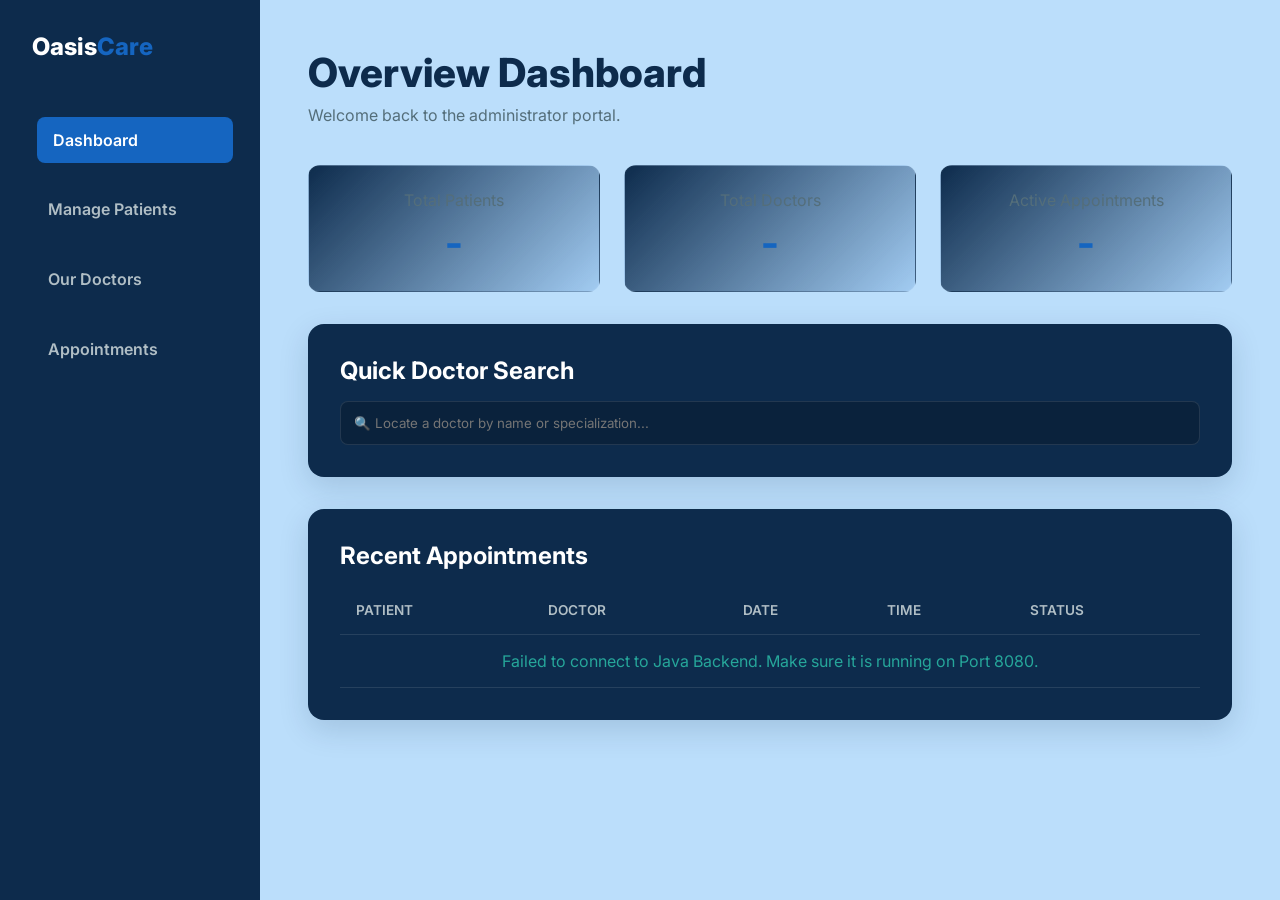
<file: frontend/index.html>
<!DOCTYPE html>
<html lang="en">
<head>
    <meta charset="UTF-8">
    <meta name="viewport" content="width=device-width, initial-scale=1.0">
    <title>Hospital Dashboard</title>
    <link rel="stylesheet" href="style.css">
</head>
<body>
    <div class="sidebar">
        <div class="logo">Oasis<span>Care</span></div>
        <a href="index.html" class="nav-link active">Dashboard</a>
        <a href="patients.html" class="nav-link">Manage Patients</a>
        <a href="doctors.html" class="nav-link">Our Doctors</a>
        <a href="appointments.html" class="nav-link">Appointments</a>
    </div>
    
    <div class="main-content">
        <header>
            <h1>Overview Dashboard</h1>
            <p>Welcome back to the administrator portal.</p>
        </header>

        <div class="stats-grid">
            <div class="stat-card">
                <p>Total Patients</p>
                <h3 id="patientCount">-</h3>
            </div>
            <div class="stat-card">
                <p>Total Doctors</p>
                <h3 id="doctorCount">-</h3>
            </div>
            <div class="stat-card">
                <p>Active Appointments</p>
                <h3 id="apptCount">-</h3>
            </div>
        </div>

        <div class="card" style="margin-top: 2rem;">
            <h2>Quick Doctor Search</h2>
            <input type="text" id="filterDocs" style="width:100%; padding:0.8rem; background:rgba(0,0,0,0.2); border:1px solid rgba(255,255,255,0.1); border-radius:8px; color:white; outline:none; margin-top:1rem;" placeholder="🔍 Locate a doctor by name or specialization..." onkeyup="filterDoctors()">
            <div id="doctorSearchResults" style="display:none; background:rgba(0,0,0,0.2); padding:1rem; border-radius:8px; margin-top:1rem;"></div>
        </div>

        <div class="card" style="margin-top: 2rem;">
            <h2>Recent Appointments</h2>
            <table>
                <thead>
                    <tr>
                        <th>Patient</th>
                        <th>Doctor</th>
                        <th>Date</th>
                        <th>Time</th>
                        <th>Status</th>
                    </tr>
                </thead>
                <tbody id="apptsBody">
                    <tr><td colspan="5" style="text-align: center;">Loading from Backend Database...</td></tr>
                </tbody>
            </table>
        </div>
    </div>

    <script>
        const API_BASE = 'http://localhost:8080/api';
        let allDocsHome = [];

        function filterDoctors() {
            const term = document.getElementById('filterDocs').value.toLowerCase();
            const resBox = document.getElementById('doctorSearchResults');
            
            if(!term) {
                resBox.style.display = 'none';
                return;
            }
            
            resBox.style.display = 'block';
            const filtered = allDocsHome.filter(d => 
                d.specialization.toLowerCase().includes(term) || d.name.toLowerCase().includes(term)
            );
            
            if(filtered.length === 0) {
                resBox.innerHTML = '<span style="color:var(--text-muted)">No doctors found.</span>';
                return;
            }

            let html = '<ul style="list-style:none;">';
            filtered.forEach(d => {
                html += `<li style="padding:0.5rem 0; border-bottom:1px solid rgba(255,255,255,0.05);"><span style="color:white; font-weight:bold">Dr. ${d.name}</span> <span style="background:rgba(255,255,255,0.1); padding:2px 8px; border-radius:12px; font-size:0.8em; margin-left:10px;">${d.specialization}</span></li>`;
            });
            html += '</ul>';
            resBox.innerHTML = html;
        }

        async function loadDashboard() {
            try {
                const [patients, doctors, appts] = await Promise.all([
                    fetch(`${API_BASE}/patients`).then(r => r.json()),
                    fetch(`${API_BASE}/doctors`).then(r => r.json()),
                    fetch(`${API_BASE}/appointments`).then(r => r.json())
                ]);

                allDocsHome = doctors;

                document.getElementById('patientCount').innerText = patients.length;
                document.getElementById('doctorCount').innerText = doctors.length;
                document.getElementById('apptCount').innerText = appts.length;

                const tbody = document.getElementById('apptsBody');
                tbody.innerHTML = '';
                if(appts.length === 0) {
                    tbody.innerHTML = '<tr><td colspan="5" style="text-align: center;">No appointments found.</td></tr>';
                }
                appts.forEach(a => {
                    tbody.innerHTML += `
                        <tr>
                            <td style="font-weight: bold">${a.patient.name}</td>
                            <td>Dr. ${a.doctor.name}</td>
                            <td>${a.appointmentDate}</td>
                            <td>${a.appointmentTime}</td>
                            <td><span style="color:var(--accent); font-weight: bold">${a.status}</span></td>
                        </tr>
                    `;
                });
            } catch (err) {
                console.error("Backend not running or CORS issue", err);
                document.getElementById('apptsBody').innerHTML = '<tr><td colspan="5" style="text-align: center; color: var(--accent);">Failed to connect to Java Backend. Make sure it is running on Port 8080.</td></tr>';
            }
        }
        loadDashboard();
    </script>
</body>
</html>
</file>
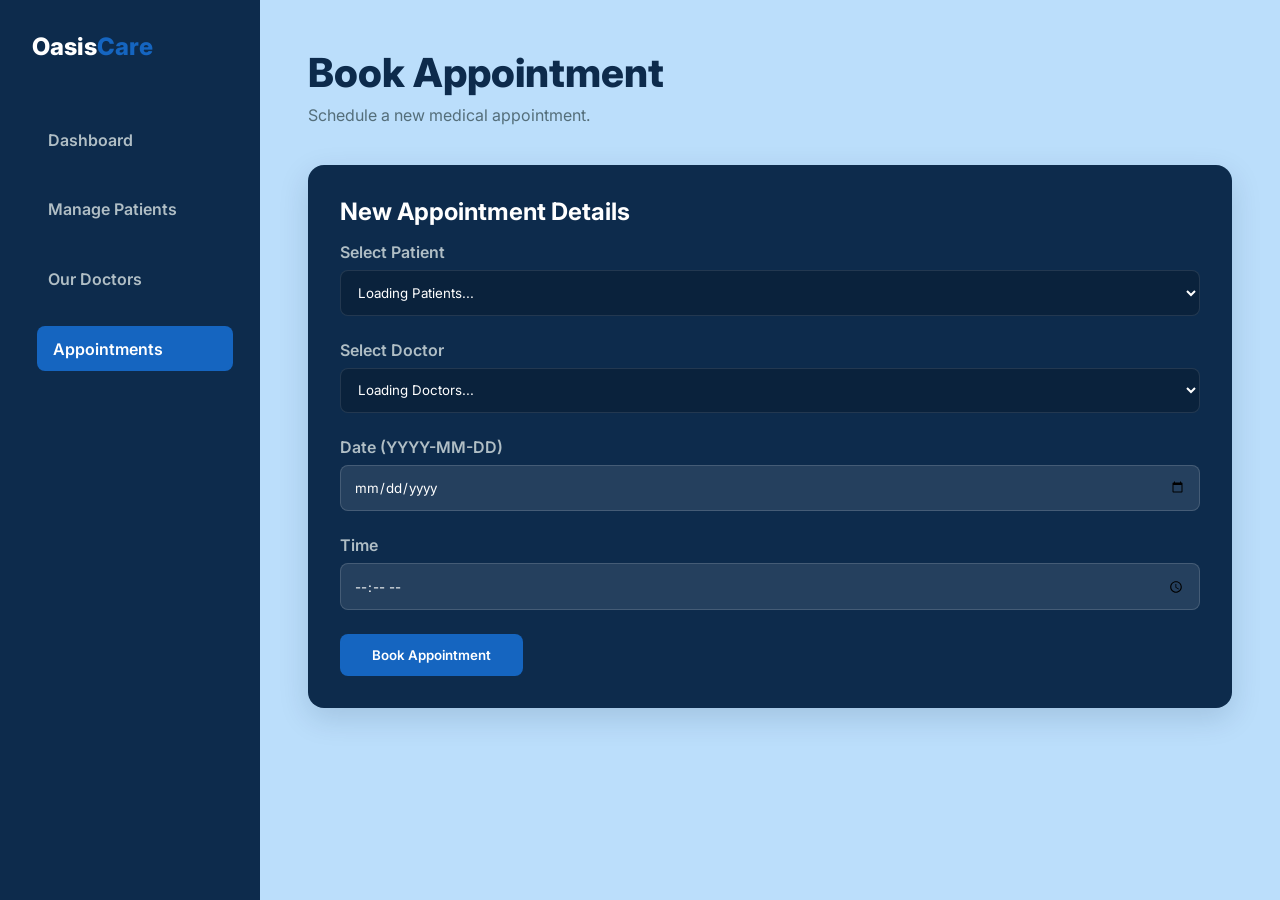
<file: frontend/appointments.html>
<!DOCTYPE html>
<html lang="en">
<head>
    <meta charset="UTF-8">
    <meta name="viewport" content="width=device-width, initial-scale=1.0">
    <title>Book Appointment</title>
    <link rel="stylesheet" href="style.css">
    <style>
        select {
            width: 100%;
            padding: 0.8rem;
            background: rgba(0,0,0,0.2);
            border: 1px solid rgba(255,255,255,0.1);
            color: white;
            border-radius: 8px;
            outline: none;
            margin-bottom: 1.5rem;
        }
        select option {
            background: var(--bg-color);
            color: white;
        }
    </style>
</head>
<body>
    <div class="sidebar">
        <div class="logo">Oasis<span>Care</span></div>
        <a href="index.html" class="nav-link">Dashboard</a>
        <a href="patients.html" class="nav-link">Manage Patients</a>
        <a href="doctors.html" class="nav-link">Our Doctors</a>
        <a href="appointments.html" class="nav-link active">Appointments</a>
    </div>
    
    <div class="main-content">
        <header>
            <h1>Book Appointment</h1>
            <p>Schedule a new medical appointment.</p>
        </header>

        <div class="card">
            <h2>New Appointment Details</h2>
            <form id="apptForm" style="margin-top: 1rem;">
                <label>Select Patient</label>
                <select id="patientSelect" required>
                    <option value="">Loading Patients...</option>
                </select>

                <label>Select Doctor</label>
                <select id="doctorSelect" required>
                    <option value="">Loading Doctors...</option>
                </select>

                <div class="form-group">
                    <label>Date (YYYY-MM-DD)</label>
                    <input type="date" id="aDate" required>
                </div>
                
                <div class="form-group">
                    <label>Time</label>
                    <input type="time" id="aTime" required>
                </div>

                <button type="submit">Book Appointment</button>
            </form>
        </div>
    </div>

    <script>
        const API_BASE = 'http://localhost:8080/api';

        async function loadDropdowns() {
            try {
                const [patients, doctors] = await Promise.all([
                    fetch(`${API_BASE}/patients`).then(r => r.json()),
                    fetch(`${API_BASE}/doctors`).then(r => r.json())
                ]);

                const pSelect = document.getElementById('patientSelect');
                pSelect.innerHTML = '<option value="">-- Choose Patient --</option>';
                patients.forEach(p => {
                    pSelect.innerHTML += `<option value="${p.id}">${p.name} (ID: ${p.id})</option>`;
                });

                const dSelect = document.getElementById('doctorSelect');
                dSelect.innerHTML = '<option value="">-- Choose Doctor --</option>';
                doctors.forEach(d => {
                    dSelect.innerHTML += `<option value="${d.id}">Dr. ${d.name} (${d.specialization})</option>`;
                });
            } catch (err) { alert("Failed to load data from backend."); }
        }

        document.getElementById('apptForm').addEventListener('submit', async (e) => {
            e.preventDefault();
            const payload = {
                patient: { id: document.getElementById('patientSelect').value },
                doctor: { id: document.getElementById('doctorSelect').value },
                appointmentDate: document.getElementById('aDate').value,
                appointmentTime: document.getElementById('aTime').value
            };
            
            try {
                await fetch(`${API_BASE}/appointments`, {
                    method: 'POST',
                    headers: { 'Content-Type': 'application/json' },
                    body: JSON.stringify(payload)
                });
                alert('Appointment Booked Successfully!');
                window.location.href = 'index.html';
            } catch (err) { alert("Booking failed"); }
        });

        loadDropdowns();
    </script>
</body>
</html>
</file>
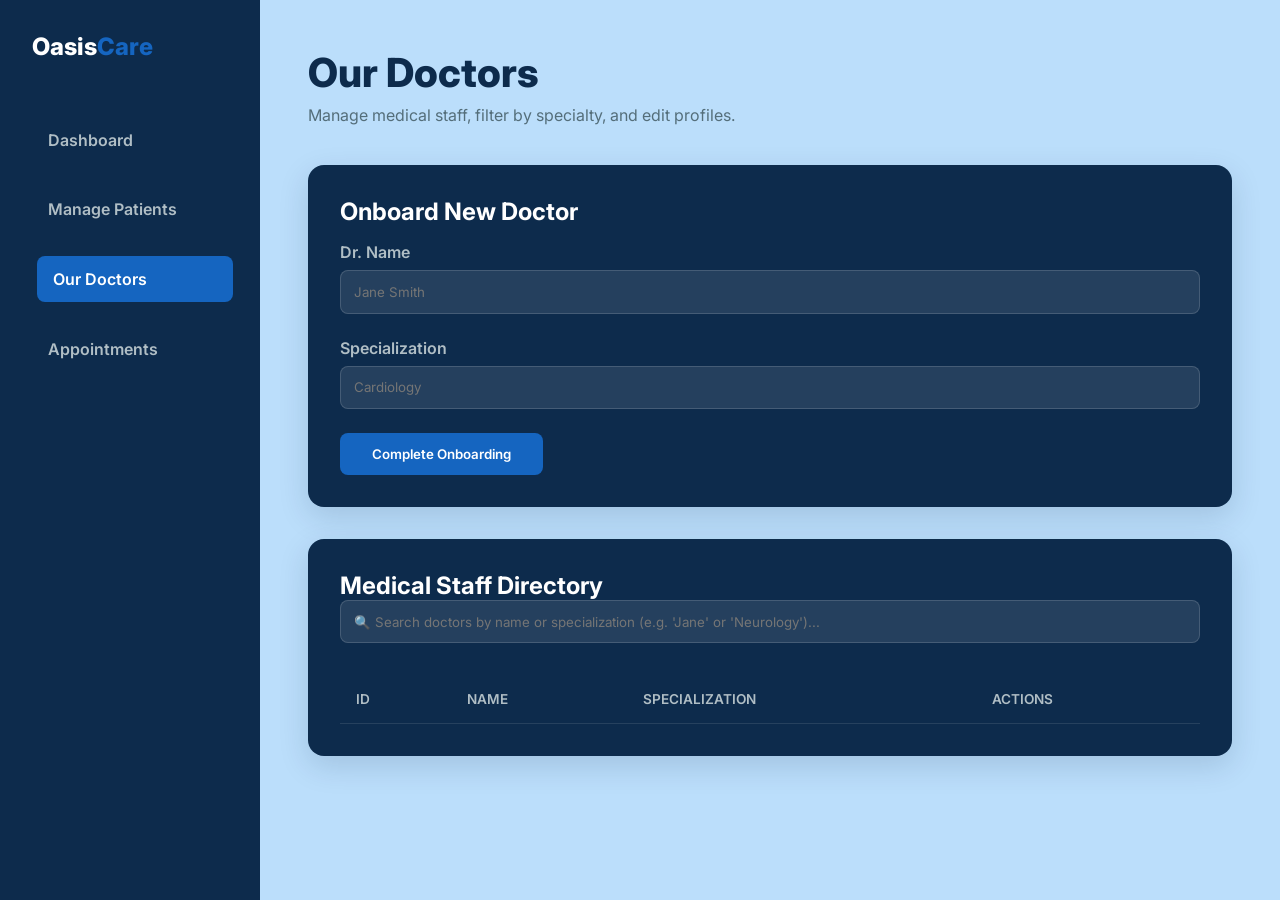
<file: frontend/doctors.html>
<!DOCTYPE html>
<html lang="en">
<head>
    <meta charset="UTF-8">
    <meta name="viewport" content="width=device-width, initial-scale=1.0">
    <title>Our Doctors</title>
    <link rel="stylesheet" href="style.css">
    <style>
        .search-bar { width: 100%; margin-bottom: 1rem; }
        .action-btn { background: transparent; border: 1px solid var(--primary); color: var(--primary); padding: 4px 10px; font-size: 0.8em; margin-right: 5px; }
        .action-btn:hover { background: var(--primary); color: white; }
        .save-btn { border-color: var(--accent); color: var(--accent); }
        .save-btn:hover { background: var(--accent); color: white; }
        td input { padding: 4px; font-size: 0.9em; width: 100%; }
    </style>
</head>
<body>
    <div class="sidebar">
        <div class="logo">Oasis<span>Care</span></div>
        <a href="index.html" class="nav-link">Dashboard</a>
        <a href="patients.html" class="nav-link">Manage Patients</a>
        <a href="doctors.html" class="nav-link active">Our Doctors</a>
        <a href="appointments.html" class="nav-link">Appointments</a>
    </div>
    
    <div class="main-content">
        <header>
            <h1>Our Doctors</h1>
            <p>Manage medical staff, filter by specialty, and edit profiles.</p>
        </header>

        <div class="card">
            <h2>Onboard New Doctor</h2>
            <form id="docForm" style="margin-top: 1rem;">
                <div class="form-group">
                    <label>Dr. Name</label>
                    <input type="text" id="dName" required placeholder="Jane Smith">
                </div>
                <div class="form-group">
                    <label>Specialization</label>
                    <input type="text" id="dSpec" required placeholder="Cardiology">
                </div>
                <button type="submit">Complete Onboarding</button>
            </form>
        </div>

        <div class="card">
            <h2>Medical Staff Directory</h2>
            <input type="text" id="filterDocs" class="search-bar" placeholder="🔍 Search doctors by name or specialization (e.g. 'Jane' or 'Neurology')..." onkeyup="filterDoctors()">
            <table>
                <thead>
                    <tr>
                        <th>ID</th>
                        <th>Name</th>
                        <th>Specialization</th>
                        <th>Actions</th>
                    </tr>
                </thead>
                <tbody id="docBody">
                </tbody>
            </table>
        </div>
    </div>

    <script>
        const API_BASE = 'http://localhost:8080/api';
        let allDocs = [];

        document.getElementById('docForm').addEventListener('submit', async (e) => {
            e.preventDefault();
            const doc = {
                name: document.getElementById('dName').value,
                specialization: document.getElementById('dSpec').value
            };
            await fetch(`${API_BASE}/doctors`, {
                method: 'POST',
                headers: { 'Content-Type': 'application/json' },
                body: JSON.stringify(doc)
            });
            e.target.reset();
            loadDocs();
        });

        async function loadDocs() {
            try {
                const res = await fetch(`${API_BASE}/doctors`);
                allDocs = await res.json();
                renderDocs(allDocs);
            } catch (err) {}
        }

        function renderDocs(data) {
            const tbody = document.getElementById('docBody');
            tbody.innerHTML = '';
            if(data.length === 0) tbody.innerHTML = '<tr><td colspan="4">No doctors registered.</td></tr>';
            data.forEach(d => {
                tbody.innerHTML += `
                    <tr id="row-${d.id}">
                        <td>#${d.id}</td>
                        <td class="d-name" style="font-weight: bold; color: white">Dr. ${d.name}</td>
                        <td class="d-spec"><span style="background: rgba(255,255,255,0.1); padding: 4px 10px; border-radius: 20px; font-size: 0.85em;">${d.specialization}</span></td>
                        <td>
                            <button class="action-btn" onclick="editDoc(${d.id})">Edit</button>
                        </td>
                    </tr>
                `;
            });
        }

        function filterDoctors() {
            const term = document.getElementById('filterDocs').value.toLowerCase();
            const filtered = allDocs.filter(d => 
                d.specialization.toLowerCase().includes(term) || 
                d.name.toLowerCase().includes(term)
            );
            renderDocs(filtered);
        }

        function editDoc(id) {
            const row = document.getElementById(`row-${id}`);
            // Remove "Dr. " safely
            let rawName = row.querySelector('.d-name').innerText.replace("Dr. ", "");
            const spec = row.querySelector('.d-spec').innerText;

            row.innerHTML = `
                <td>#${id}</td>
                <td><input type="text" id="edit-dname-${id}" value="${rawName}"></td>
                <td><input type="text" id="edit-dspec-${id}" value="${spec}"></td>
                <td><button class="action-btn save-btn" onclick="saveDoc(${id})">Save</button></td>
            `;
        }

        async function saveDoc(id) {
            const updated = {
                name: document.getElementById(`edit-dname-${id}`).value,
                specialization: document.getElementById(`edit-dspec-${id}`).value
            };
            await fetch(`${API_BASE}/doctors/${id}`, {
                method: 'PUT',
                headers: { 'Content-Type': 'application/json' },
                body: JSON.stringify(updated)
            });
            loadDocs();
        }

        loadDocs();
    </script>
</body>
</html>
</file>
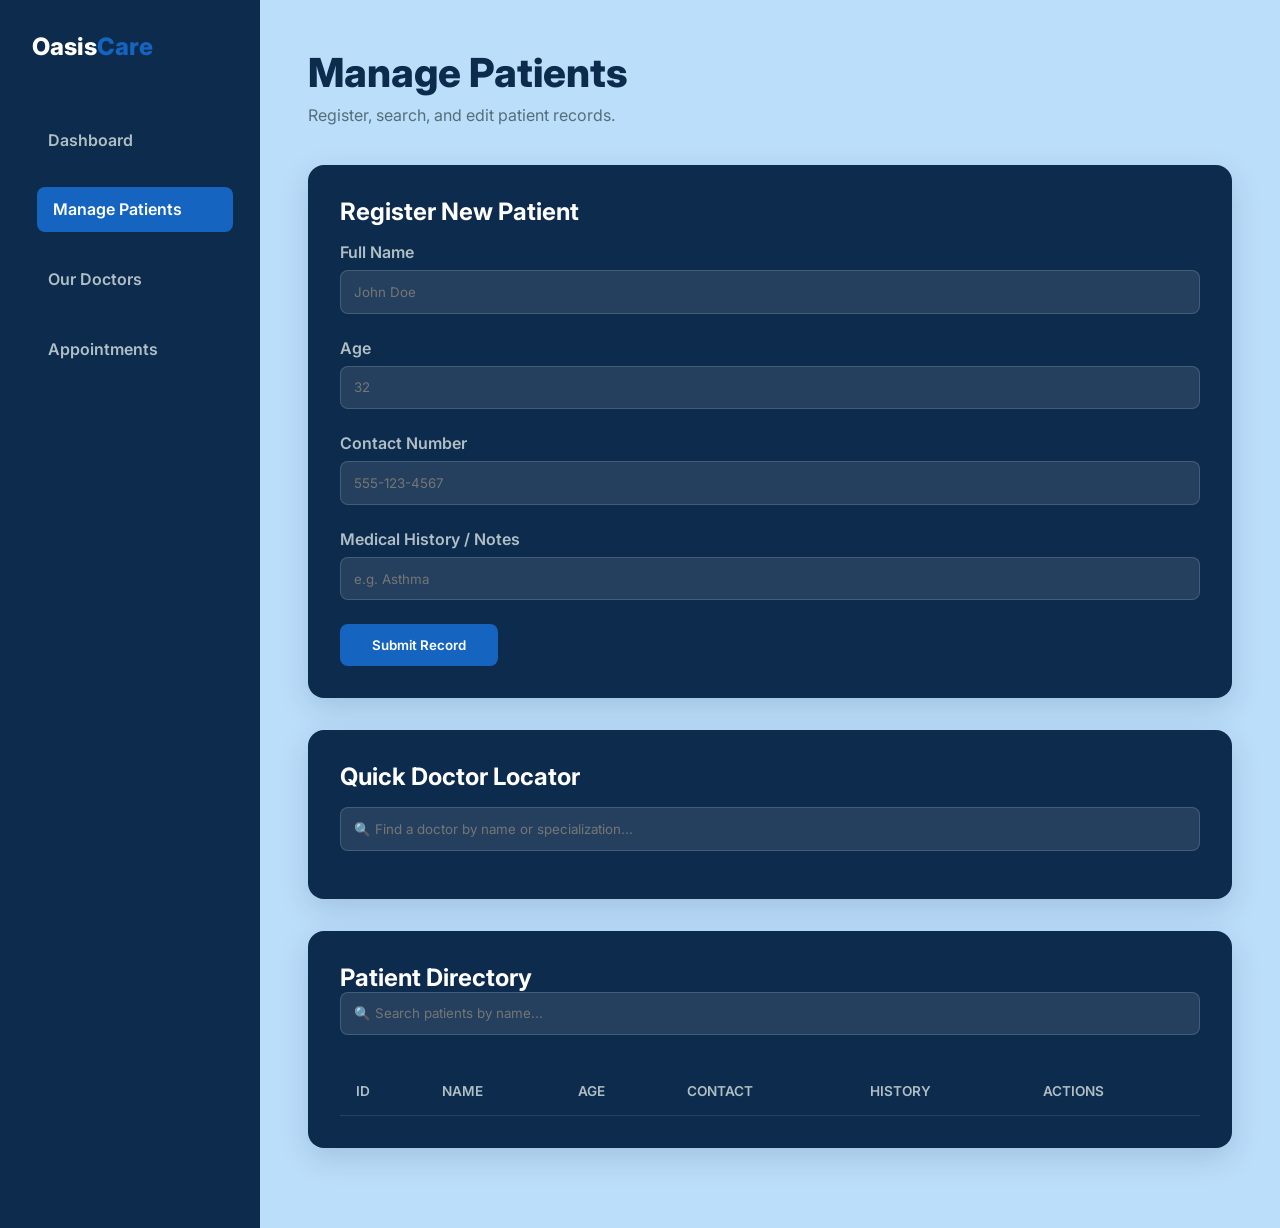
<file: frontend/patients.html>
<!DOCTYPE html>
<html lang="en">
<head>
    <meta charset="UTF-8">
    <meta name="viewport" content="width=device-width, initial-scale=1.0">
    <title>Manage Patients</title>
    <link rel="stylesheet" href="style.css">
    <style>
        .search-bar { width: 100%; margin-bottom: 1rem; }
        .action-btn { background: transparent; border: 1px solid var(--primary); color: var(--primary); padding: 4px 10px; font-size: 0.8em; margin-right: 5px; }
        .action-btn:hover { background: var(--primary); color: white; }
        .save-btn { border-color: var(--accent); color: var(--accent); }
        .save-btn:hover { background: var(--accent); color: white; }
        td input { padding: 4px; font-size: 0.9em; }
    </style>
</head>
<body>
    <div class="sidebar">
        <div class="logo">Oasis<span>Care</span></div>
        <a href="index.html" class="nav-link">Dashboard</a>
        <a href="patients.html" class="nav-link active">Manage Patients</a>
        <a href="doctors.html" class="nav-link">Our Doctors</a>
        <a href="appointments.html" class="nav-link">Appointments</a>
    </div>
    
    <div class="main-content">
        <header>
            <h1>Manage Patients</h1>
            <p>Register, search, and edit patient records.</p>
        </header>

        <div class="card">
            <h2>Register New Patient</h2>
            <form id="patientForm" style="margin-top: 1rem;">
                <div class="form-group">
                    <label>Full Name</label>
                    <input type="text" id="pName" required placeholder="John Doe">
                </div>
                <div class="form-group">
                    <label>Age</label>
                    <input type="number" id="pAge" required placeholder="32">
                </div>
                <div class="form-group">
                    <label>Contact Number</label>
                    <input type="text" id="pContact" placeholder="555-123-4567">
                </div>
                <div class="form-group">
                    <label>Medical History / Notes</label>
                    <input type="text" id="pHistory" placeholder="e.g. Asthma">
                </div>
                <button type="submit">Submit Record</button>
            </form>
        </div>

        <div class="card">
            <h2>Quick Doctor Locator</h2>
            <input type="text" id="filterDocs" class="search-bar" style="margin-top:1rem;" placeholder="🔍 Find a doctor by name or specialization..." onkeyup="filterDoctors()">
            <div id="doctorSearchResults" style="display:none; background:rgba(0,0,0,0.2); padding:1rem; border-radius:8px;"></div>
        </div>

        <div class="card">
            <h2>Patient Directory</h2>
            <input type="text" id="searchPatients" class="search-bar" placeholder="🔍 Search patients by name..." onkeyup="filterPatients()">
            <table>
                <thead>
                    <tr>
                        <th>ID</th>
                        <th>Name</th>
                        <th>Age</th>
                        <th>Contact</th>
                        <th>History</th>
                        <th>Actions</th>
                    </tr>
                </thead>
                <tbody id="patientsBody">
                </tbody>
            </table>
        </div>
    </div>

    <script>
        const API_BASE = 'http://localhost:8080/api';
        let allPatients = [];
        let allDocsHome = [];

        async function fetchDoctorsForSearch() {
            try {
                const res = await fetch(`${API_BASE}/doctors`);
                allDocsHome = await res.json();
            } catch(e){}
        }
        fetchDoctorsForSearch();
        
        function filterDoctors() {
            const term = document.getElementById('filterDocs').value.toLowerCase();
            const resBox = document.getElementById('doctorSearchResults');
            
            if(!term) {
                resBox.style.display = 'none';
                return;
            }
            
            resBox.style.display = 'block';
            const filtered = allDocsHome.filter(d => 
                d.specialization.toLowerCase().includes(term) || d.name.toLowerCase().includes(term)
            );
            
            if(filtered.length === 0) {
                resBox.innerHTML = '<span style="color:var(--text-muted)">No doctors found.</span>';
                return;
            }

            let html = '<ul style="list-style:none;">';
            filtered.forEach(d => {
                html += `<li style="padding:0.5rem 0; border-bottom:1px solid rgba(255,255,255,0.05);"><span style="color:white; font-weight:bold">Dr. ${d.name}</span> <span style="background:rgba(255,255,255,0.1); padding:2px 8px; border-radius:12px; font-size:0.8em; margin-left:10px;">${d.specialization}</span></li>`;
            });
            html += '</ul>';
            resBox.innerHTML = html;
        }

        document.getElementById('patientForm').addEventListener('submit', async (e) => {
            e.preventDefault();
            const pt = {
                name: document.getElementById('pName').value,
                age: document.getElementById('pAge').value,
                contactNumber: document.getElementById('pContact').value,
                medicalHistory: document.getElementById('pHistory').value
            };
            await fetch(`${API_BASE}/patients`, {
                method: 'POST',
                headers: { 'Content-Type': 'application/json' },
                body: JSON.stringify(pt)
            });
            e.target.reset();
            loadPatients();
        });

        async function loadPatients() {
            try {
                const res = await fetch(`${API_BASE}/patients`);
                allPatients = await res.json();
                renderTable(allPatients);
            } catch (err) {}
        }

        function renderTable(data) {
            const tbody = document.getElementById('patientsBody');
            tbody.innerHTML = '';
            if(data.length === 0) tbody.innerHTML = '<tr><td colspan="6">No records found.</td></tr>';
            
            data.forEach(p => {
                tbody.innerHTML += `
                    <tr id="row-${p.id}">
                        <td>#${p.id}</td>
                        <td class="p-name" style="font-weight: bold; color: white">${p.name}</td>
                        <td class="p-age">${p.age}</td>
                        <td class="p-contact">${p.contactNumber}</td>
                        <td class="p-history" style="color: var(--text-muted)">${p.medicalHistory}</td>
                        <td>
                            <button class="action-btn" onclick="editRow(${p.id})">Edit</button>
                        </td>
                    </tr>
                `;
            });
        }

        function filterPatients() {
            const term = document.getElementById('searchPatients').value.toLowerCase();
            const filtered = allPatients.filter(p => p.name.toLowerCase().includes(term));
            renderTable(filtered);
        }

        function editRow(id) {
            const row = document.getElementById(`row-${id}`);
            const name = row.querySelector('.p-name').innerText;
            const age = row.querySelector('.p-age').innerText;
            const contact = row.querySelector('.p-contact').innerText;
            const history = row.querySelector('.p-history').innerText;

            row.innerHTML = `
                <td>#${id}</td>
                <td><input type="text" id="edit-name-${id}" value="${name}"></td>
                <td><input type="number" id="edit-age-${id}" value="${age}"></td>
                <td><input type="text" id="edit-contact-${id}" value="${contact}"></td>
                <td><input type="text" id="edit-history-${id}" value="${history}"></td>
                <td><button class="action-btn save-btn" onclick="saveRow(${id})">Save</button></td>
            `;
        }

        async function saveRow(id) {
            const updated = {
                name: document.getElementById(`edit-name-${id}`).value,
                age: document.getElementById(`edit-age-${id}`).value,
                contactNumber: document.getElementById(`edit-contact-${id}`).value,
                medicalHistory: document.getElementById(`edit-history-${id}`).value
            };
            await fetch(`${API_BASE}/patients/${id}`, {
                method: 'PUT',
                headers: { 'Content-Type': 'application/json' },
                body: JSON.stringify(updated)
            });
            loadPatients(); // Reload fresh real data from DB
        }

        loadPatients();
    </script>
</body>
</html>
</file>
<file: frontend/style.css>
@import url('https://fonts.googleapis.com/css2?family=Inter:wght@300;400;600;800&display=swap');

:root {
    --primary: #1565C0;
    --primary-hover: #1E88E5;
    --bg-color: #BBDEFB; /* A much stronger 35% more vibrant pastel baby blue */
    --surface: #0D2B4C;
    --text-main: #FFFFFF;
    --text-muted: #B0BEC5;
    --text-global: #0D2B4C;
    --accent: #26A69A;
}

* { margin: 0; padding: 0; box-sizing: border-box; font-family: 'Inter', sans-serif; }

body {
    background: var(--bg-color);
    color: var(--text-global);
    min-height: 100vh;
    display: flex;
}

/* Sidebar Navbar */
.sidebar {
    width: 260px;
    background: var(--surface);
    border-right: none;
    padding: 2rem;
    display: flex;
    flex-direction: column;
    gap: 1.5rem;
}

.logo { font-size: 1.5rem; font-weight: 800; color: #fff; margin-bottom: 2rem; }
.logo span { color: var(--primary); }

.nav-link {
    text-decoration: none;
    color: var(--text-muted);
    font-weight: 600;
    padding: 0.8rem 1rem;
    border-radius: 8px;
    transition: all 0.3s ease;
}
.nav-link:hover, .nav-link.active {
    background: var(--primary);
    color: white;
    transform: translateX(5px);
}

/* Main Content */
.main-content {
    flex: 1;
    padding: 3rem;
    overflow-y: auto;
}

header {
    margin-bottom: 2.5rem;
}
h1 { font-size: 2.5rem; font-weight: 800; margin-bottom: 0.5rem; }
p { color: #546E7A; }
.card p { color: var(--text-muted); }
.portal-card p { color: var(--text-muted); }

/* Glass Cards */
.card {
    background: var(--surface);
    color: var(--text-main);
    border: none;
    border-radius: 16px;
    padding: 2rem;
    box-shadow: 0 10px 30px rgba(13, 43, 76, 0.15);
    margin-bottom: 2rem;
    animation: fadeIn 0.6s ease;
}

@keyframes fadeIn {
    from { opacity: 0; transform: translateY(20px); }
    to { opacity: 1; transform: translateY(0); }
}

/* Tables */
table {
    width: 100%;
    border-collapse: collapse;
    margin-top: 1rem;
}
th, td {
    padding: 1rem;
    text-align: left;
    border-bottom: 1px solid rgba(255,255,255,0.1);
}
th { color: var(--text-muted); font-weight: 600; text-transform: uppercase; font-size: 0.85rem; }

/* Forms */
.form-group { margin-bottom: 1.5rem; }
label { display: block; margin-bottom: 0.5rem; color: var(--text-muted); font-weight: 600; }
input {
    width: 100%;
    padding: 0.8rem;
    background: rgba(255,255,255,0.1);
    border: 1px solid rgba(255,255,255,0.15);
    color: white;
    border-radius: 8px;
    outline: none;
    transition: 0.3s;
}
input:focus { border-color: var(--primary); }

button {
    background: var(--primary);
    color: white;
    border: none;
    padding: 0.8rem 2rem;
    font-weight: 600;
    border-radius: 8px;
    cursor: pointer;
    transition: 0.3s;
}
button:hover { background: var(--primary-hover); transform: translateY(-2px); }

/* Dashboard Grid */
.stats-grid { display: grid; grid-template-columns: repeat(3, 1fr); gap: 1.5rem; }
.stat-card {
    background: linear-gradient(135deg, var(--surface), rgba(21, 101, 192, 0.15));
    padding: 1.5rem;
    border-radius: 12px;
    text-align: center;
    border: 1px solid rgba(255,255,255,0.05);
}
.stat-card h3 { font-size: 2.5rem; margin-top: 0.5rem; color: var(--primary); }
</file>
